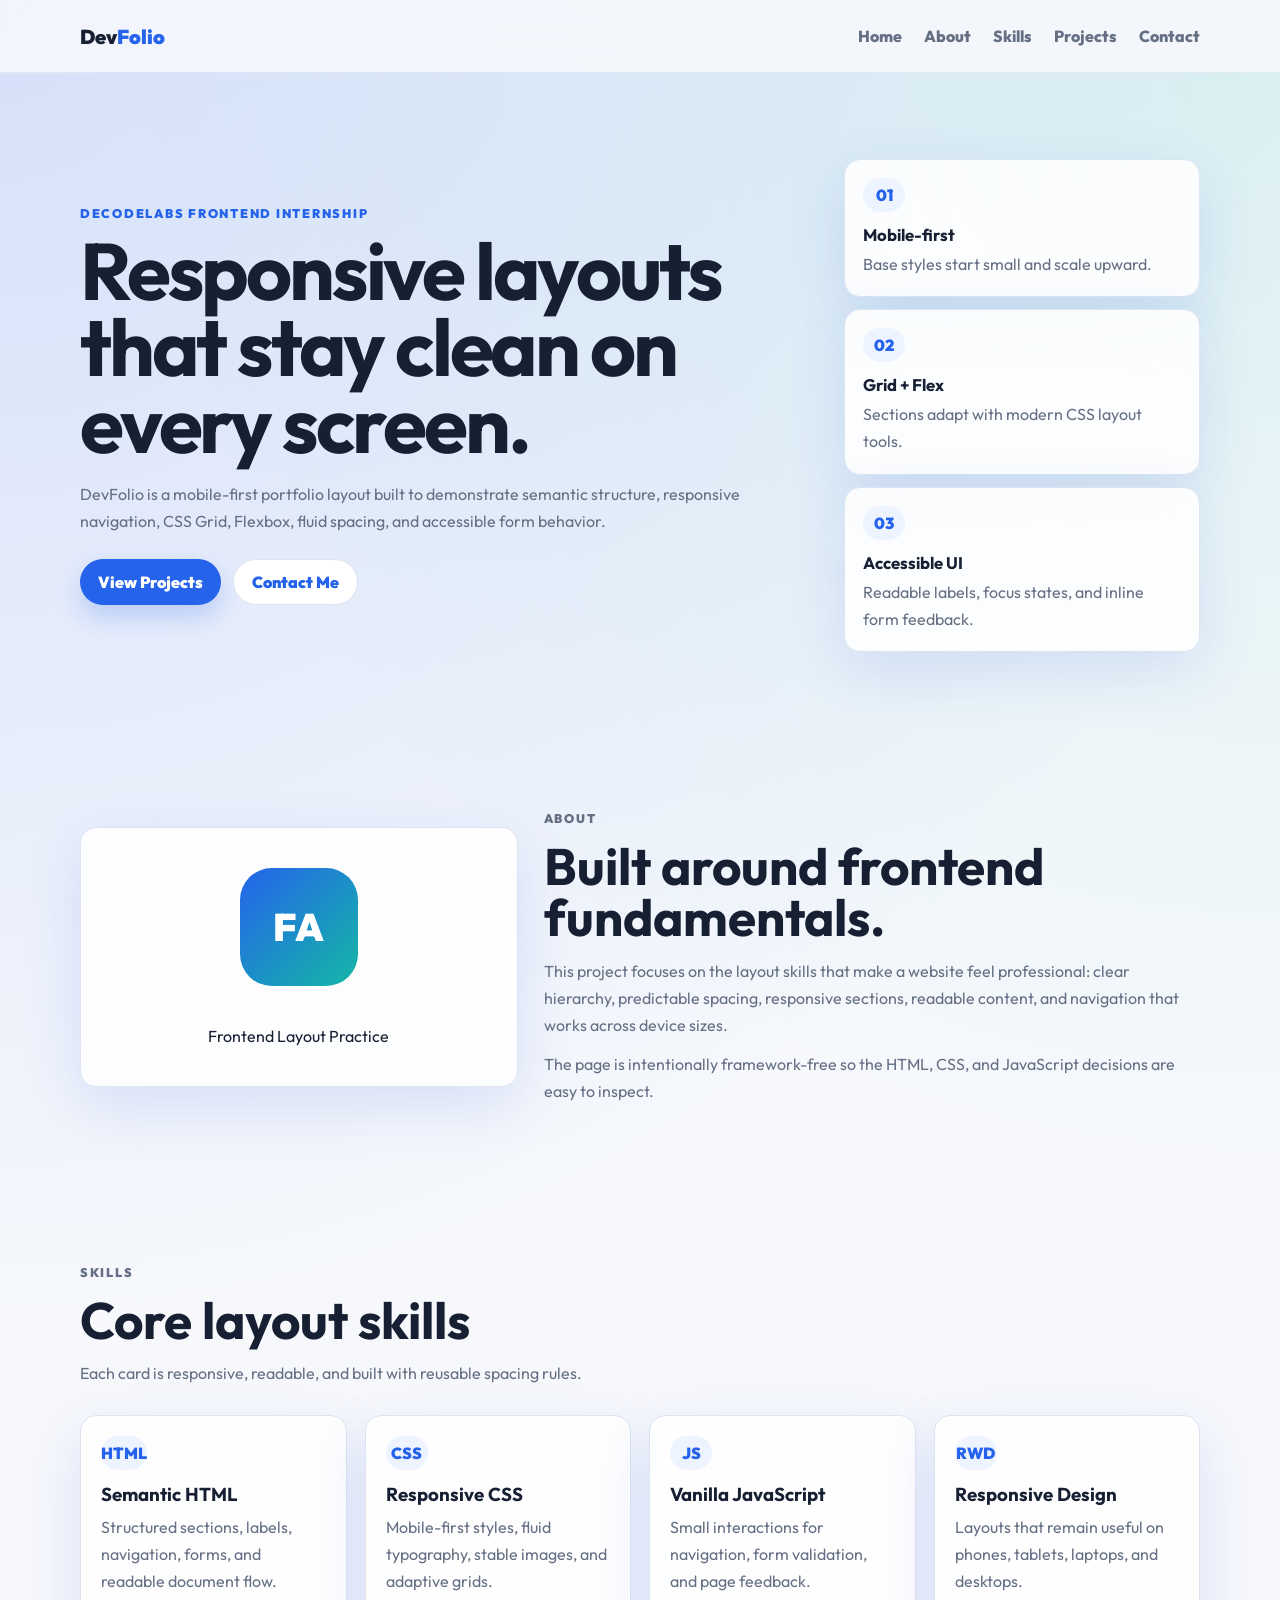
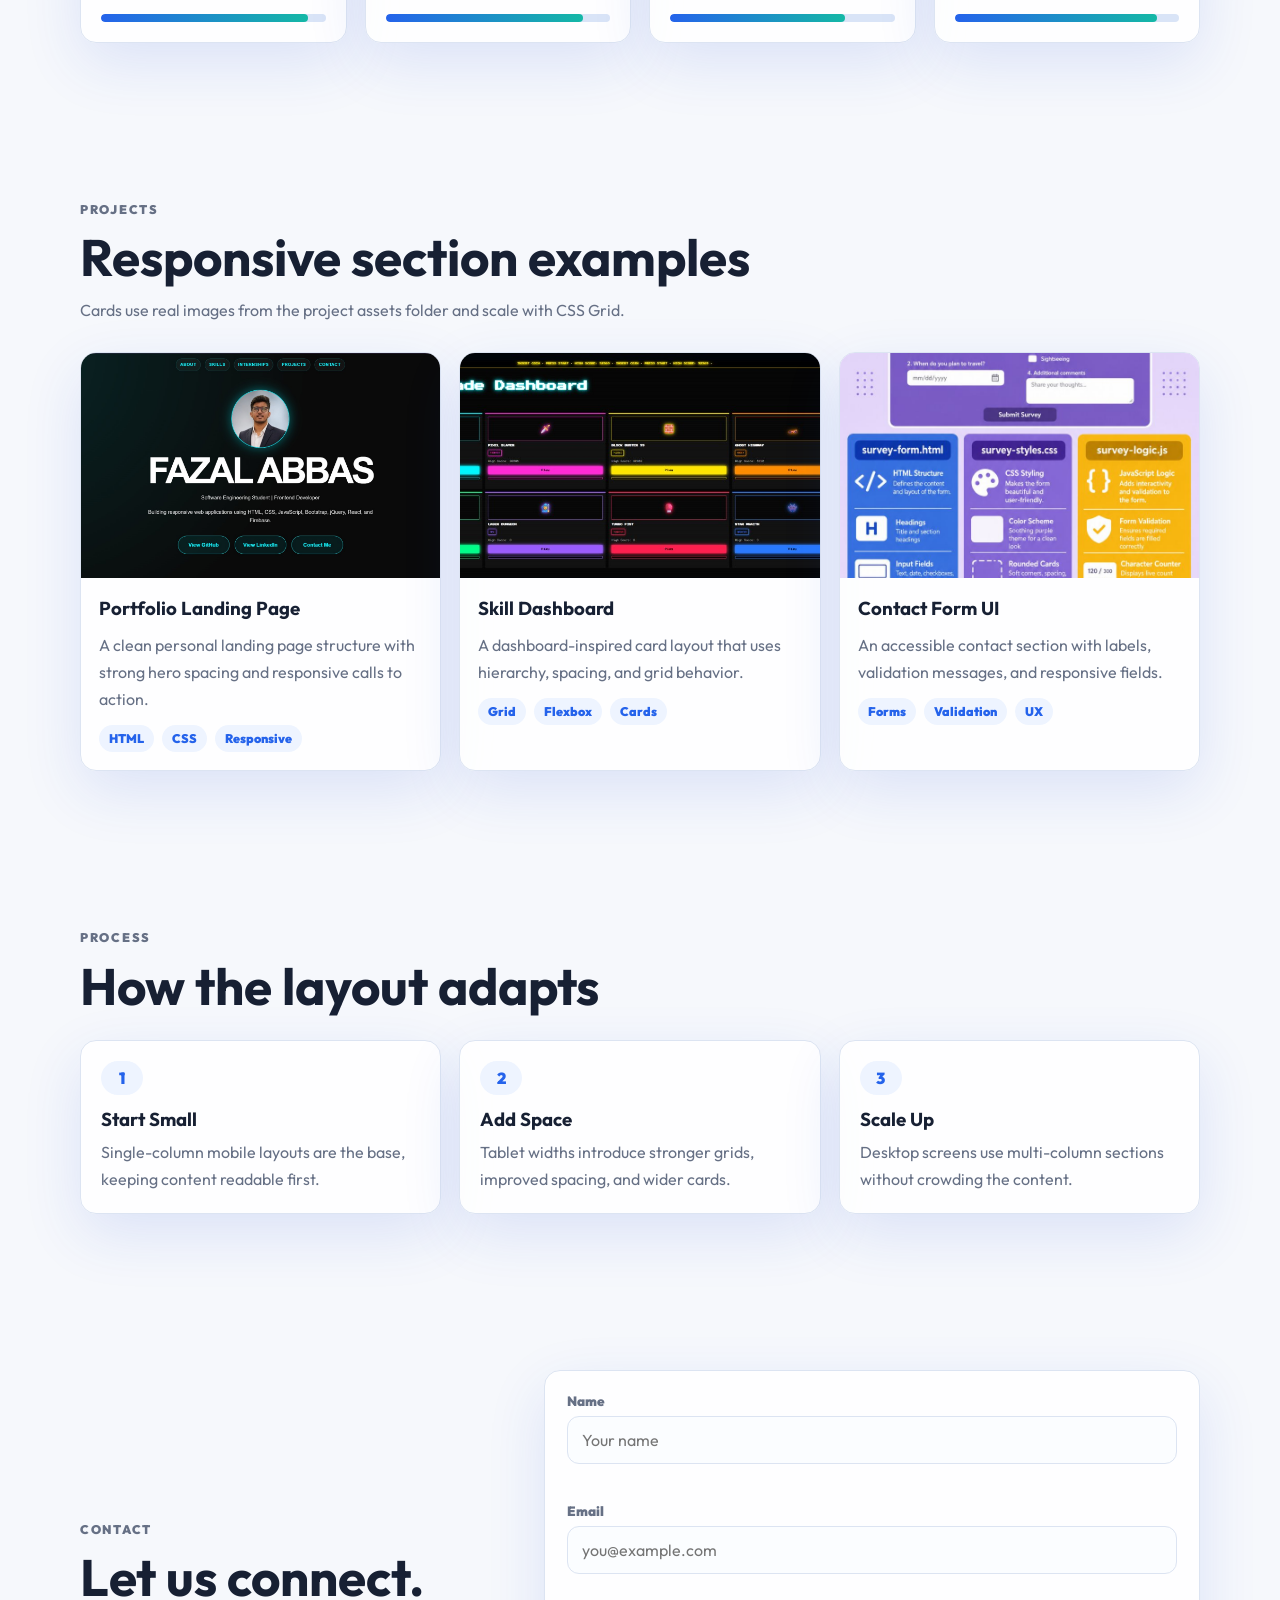
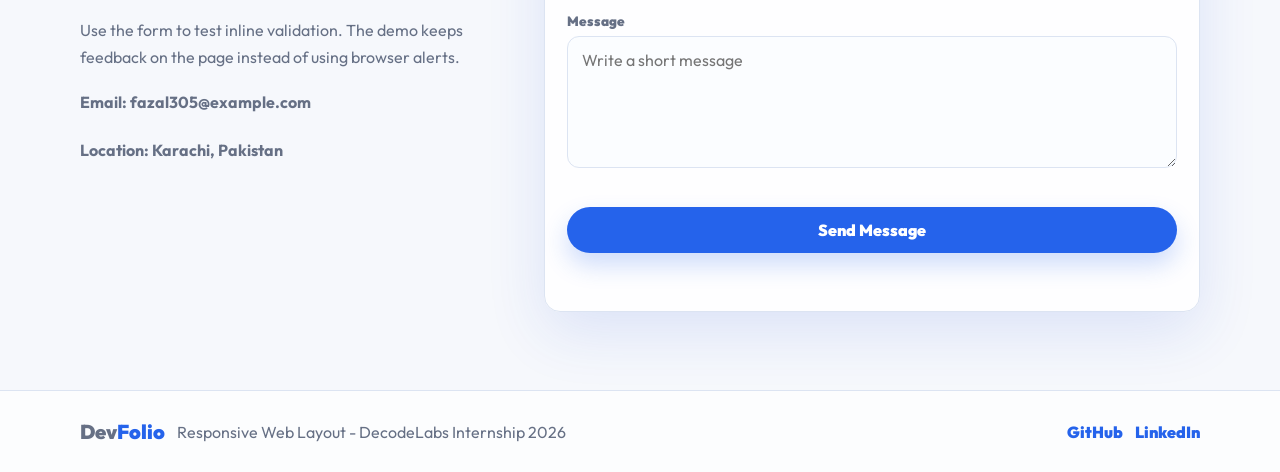
<file: index.html>
<!doctype html>
<html lang="en">
  <head>
    <meta charset="UTF-8" />
    <meta name="viewport" content="width=device-width, initial-scale=1" />
    <meta
      name="description"
      content="A clean mobile-first responsive portfolio layout built for DecodeLabs Frontend Development Internship Batch 2026 using HTML, CSS Grid, Flexbox, media queries, clamp(), and vanilla JavaScript."
    />
    <title>DecodeLabs Responsive Web Layout</title>
    <link rel="icon" type="image/svg+xml" href="assets/favicon.svg" />
    <link rel="canonical" href="https://fazal305.github.io/decodelabs-responsive-web-layout/" />

    <meta property="og:type" content="website" />
    <meta property="og:url" content="https://fazal305.github.io/decodelabs-responsive-web-layout/" />
    <meta property="og:title" content="DecodeLabs Responsive Web Layout" />
    <meta
      property="og:description"
      content="A clean mobile-first responsive portfolio layout built for DecodeLabs Frontend Development Internship Batch 2026 using HTML, CSS Grid, Flexbox, media queries, clamp(), and vanilla JavaScript."
    />

    <meta name="twitter:card" content="summary_large_image" />
    <meta name="twitter:title" content="DecodeLabs Responsive Web Layout" />
    <meta
      name="twitter:description"
      content="A clean mobile-first responsive portfolio layout built for DecodeLabs Frontend Development Internship Batch 2026 using HTML, CSS Grid, Flexbox, media queries, clamp(), and vanilla JavaScript."
    />

    <link rel="preconnect" href="https://fonts.googleapis.com" />
    <link rel="preconnect" href="https://fonts.gstatic.com" crossorigin />
    <link
      href="https://fonts.googleapis.com/css2?family=Outfit:wght@400;500;600;700;800&display=swap"
      rel="stylesheet"
    />
    <link rel="stylesheet" href="styles.css" />
  </head>
  <body>
    <header class="site-header">
      <nav class="navbar container" aria-label="Main navigation">
        <a href="#home" class="logo" aria-label="DevFolio home"
          >Dev<span>Folio</span></a
        >

        <button
          class="menu-toggle"
          id="menuToggle"
          type="button"
          aria-label="Open navigation"
          aria-expanded="false"
        >
          Menu
        </button>

        <ul class="desktop-nav">
          <li><a href="#home" class="nav-link">Home</a></li>
          <li><a href="#about" class="nav-link">About</a></li>
          <li><a href="#skills" class="nav-link">Skills</a></li>
          <li><a href="#projects" class="nav-link">Projects</a></li>
          <li><a href="#contact" class="nav-link">Contact</a></li>
        </ul>

        <div id="mobileNav" class="mobile-nav" hidden>
          <a href="#home" class="mobile-nav-link">Home</a>
          <a href="#about" class="mobile-nav-link">About</a>
          <a href="#skills" class="mobile-nav-link">Skills</a>
          <a href="#projects" class="mobile-nav-link">Projects</a>
          <a href="#contact" class="mobile-nav-link">Contact</a>
        </div>
      </nav>
    </header>

    <main>
      <section id="home" class="hero-section section-padding">
        <div class="container hero-grid">
          <div class="hero-content">
            <p class="eyebrow">DecodeLabs Frontend Internship</p>
            <h1>Responsive layouts that stay clean on every screen.</h1>
            <p class="hero-text">
              DevFolio is a mobile-first portfolio layout built to demonstrate
              semantic structure, responsive navigation, CSS Grid, Flexbox,
              fluid spacing, and accessible form behavior.
            </p>

            <div class="hero-actions">
              <a href="#projects" class="btn btn-primary">View Projects</a>
              <a href="#contact" class="btn btn-secondary">Contact Me</a>
            </div>
          </div>

          <div class="hero-panel" aria-label="Responsive layout summary">
            <div class="metric-card">
              <span>01</span>
              <strong>Mobile-first</strong>
              <p>Base styles start small and scale upward.</p>
            </div>
            <div class="metric-card">
              <span>02</span>
              <strong>Grid + Flex</strong>
              <p>Sections adapt with modern CSS layout tools.</p>
            </div>
            <div class="metric-card">
              <span>03</span>
              <strong>Accessible UI</strong>
              <p>Readable labels, focus states, and inline form feedback.</p>
            </div>
          </div>
        </div>
      </section>

      <section id="about" class="about-section section-padding">
        <div class="container about-grid">
          <div class="profile-card">
            <div class="profile-mark">FA</div>
            <p>Frontend Layout Practice</p>
          </div>

          <div class="section-content">
            <p class="eyebrow">About</p>
            <h2>Built around frontend fundamentals.</h2>
            <p>
              This project focuses on the layout skills that make a website feel
              professional: clear hierarchy, predictable spacing, responsive
              sections, readable content, and navigation that works across
              device sizes.
            </p>
            <p>
              The page is intentionally framework-free so the HTML, CSS, and
              JavaScript decisions are easy to inspect.
            </p>
          </div>
        </div>
      </section>

      <section id="skills" class="skills-section section-padding">
        <div class="container">
          <div class="section-heading">
            <p class="eyebrow">Skills</p>
            <h2>Core layout skills</h2>
            <p>
              Each card is responsive, readable, and built with reusable spacing
              rules.
            </p>
          </div>

          <div class="skills-grid">
            <article class="skill-card">
              <span class="skill-code">HTML</span>
              <h3>Semantic HTML</h3>
              <p>
                Structured sections, labels, navigation, forms, and readable
                document flow.
              </p>
              <div class="progress-track">
                <div class="progress-fill progress-html"></div>
              </div>
            </article>

            <article class="skill-card">
              <span class="skill-code">CSS</span>
              <h3>Responsive CSS</h3>
              <p>
                Mobile-first styles, fluid typography, stable images, and
                adaptive grids.
              </p>
              <div class="progress-track">
                <div class="progress-fill progress-css"></div>
              </div>
            </article>

            <article class="skill-card">
              <span class="skill-code">JS</span>
              <h3>Vanilla JavaScript</h3>
              <p>
                Small interactions for navigation, form validation, and page
                feedback.
              </p>
              <div class="progress-track">
                <div class="progress-fill progress-js"></div>
              </div>
            </article>

            <article class="skill-card">
              <span class="skill-code">RWD</span>
              <h3>Responsive Design</h3>
              <p>
                Layouts that remain useful on phones, tablets, laptops, and
                desktops.
              </p>
              <div class="progress-track">
                <div class="progress-fill progress-responsive"></div>
              </div>
            </article>
          </div>
        </div>
      </section>

      <section id="projects" class="projects-section section-padding">
        <div class="container">
          <div class="section-heading">
            <p class="eyebrow">Projects</p>
            <h2>Responsive section examples</h2>
            <p>
              Cards use real images from the project assets folder and scale
              with CSS Grid.
            </p>
          </div>

          <div class="projects-grid">
            <article class="project-card">
              <img
                src="assets/images/project-1.jpg"
                alt="Portfolio landing page preview"
                class="project-image"
              />
              <div class="project-body">
                <h3>Portfolio Landing Page</h3>
                <p>
                  A clean personal landing page structure with strong hero
                  spacing and responsive calls to action.
                </p>
                <div class="tag-list">
                  <span>HTML</span>
                  <span>CSS</span>
                  <span>Responsive</span>
                </div>
              </div>
            </article>

            <article class="project-card">
              <img
                src="assets/images/project-2.jpg"
                alt="Dashboard style card layout preview"
                class="project-image"
              />
              <div class="project-body">
                <h3>Skill Dashboard</h3>
                <p>
                  A dashboard-inspired card layout that uses hierarchy, spacing,
                  and grid behavior.
                </p>
                <div class="tag-list">
                  <span>Grid</span>
                  <span>Flexbox</span>
                  <span>Cards</span>
                </div>
              </div>
            </article>

            <article class="project-card">
              <img
                src="assets/images/project-3.jpg"
                alt="Contact form interface preview"
                class="project-image"
              />
              <div class="project-body">
                <h3>Contact Form UI</h3>
                <p>
                  An accessible contact section with labels, validation
                  messages, and responsive fields.
                </p>
                <div class="tag-list">
                  <span>Forms</span>
                  <span>Validation</span>
                  <span>UX</span>
                </div>
              </div>
            </article>
          </div>
        </div>
      </section>

      <section class="process-section section-padding">
        <div class="container">
          <div class="section-heading">
            <p class="eyebrow">Process</p>
            <h2>How the layout adapts</h2>
          </div>

          <div class="process-grid">
            <article>
              <span>1</span>
              <h3>Start Small</h3>
              <p>
                Single-column mobile layouts are the base, keeping content
                readable first.
              </p>
            </article>
            <article>
              <span>2</span>
              <h3>Add Space</h3>
              <p>
                Tablet widths introduce stronger grids, improved spacing, and
                wider cards.
              </p>
            </article>
            <article>
              <span>3</span>
              <h3>Scale Up</h3>
              <p>
                Desktop screens use multi-column sections without crowding the
                content.
              </p>
            </article>
          </div>
        </div>
      </section>

      <section id="contact" class="contact-section section-padding">
        <div class="container contact-grid">
          <div class="section-content">
            <p class="eyebrow">Contact</p>
            <h2>Let us connect.</h2>
            <p>
              Use the form to test inline validation. The demo keeps feedback on
              the page instead of using browser alerts.
            </p>

            <div class="contact-info">
              <p>Email: fazal305@example.com</p>
              <p>Location: Karachi, Pakistan</p>
            </div>
          </div>

          <form class="contact-form" id="contactForm" novalidate>
            <div class="form-group">
              <label for="name">Name</label>
              <input
                type="text"
                id="name"
                name="name"
                placeholder="Your name"
              />
              <small class="error-message" id="nameError"></small>
            </div>

            <div class="form-group">
              <label for="email">Email</label>
              <input
                type="email"
                id="email"
                name="email"
                placeholder="you@example.com"
              />
              <small class="error-message" id="emailError"></small>
            </div>

            <div class="form-group">
              <label for="message">Message</label>
              <textarea
                id="message"
                name="message"
                placeholder="Write a short message"
              ></textarea>
              <small class="error-message" id="messageError"></small>
            </div>

            <button type="submit" class="btn btn-primary">Send Message</button>
            <p class="success-message" id="successMessage"></p>
          </form>
        </div>
      </section>
    </main>

    <footer class="site-footer">
      <div class="container footer-content">
        <a href="#home" class="logo">Dev<span>Folio</span></a>
        <p>Responsive Web Layout - DecodeLabs Internship 2026</p>
        <div class="social-links">
          <a href="https://github.com/fazal305" target="_blank" rel="noreferrer"
            >GitHub</a
          >
          <a
            href="https://www.linkedin.com/in/fazal-abbas-4653dg86"
            target="_blank"
            rel="noreferrer"
            >LinkedIn</a
          >
        </div>
      </div>
    </footer>

    <script src="script.js"></script>
  </body>
</html>
</file>
<file: styles.css>
* {
  box-sizing: border-box;
  margin: 0;
  padding: 0;
}

:root {
  --page-bg: #f6f8fc;
  --surface: #ffffff;
  --surface-soft: #eef4ff;
  --text-main: #172033;
  --text-muted: #667085;
  --accent: #2563eb;
  --accent-dark: #1d4ed8;
  --border: #dce4f2;
  --shadow: 0 20px 60px rgba(29, 78, 216, 0.12);
  --radius: 16px;
}

html {
  scroll-behavior: smooth;
}

body {
  min-height: 100vh;
  color: var(--text-main);
  font-family: "Outfit", Arial, sans-serif;
  background:
    radial-gradient(
      circle at top left,
      rgba(37, 99, 235, 0.16),
      transparent 34%
    ),
    radial-gradient(
      circle at top right,
      rgba(20, 184, 166, 0.12),
      transparent 30%
    ),
    var(--page-bg);
}

img {
  max-width: 100%;
}

a {
  color: inherit;
  text-decoration: none;
}

button,
input,
textarea {
  font: inherit;
}

button {
  cursor: pointer;
}

.container {
  width: min(1120px, calc(100% - 32px));
  margin: 0 auto;
}

.section-padding {
  padding: 78px 0;
}

.site-header {
  position: sticky;
  top: 0;
  z-index: 20;
  border-bottom: 1px solid rgba(220, 228, 242, 0.8);
  background: rgba(246, 248, 252, 0.88);
  backdrop-filter: blur(16px);
}

.navbar {
  position: relative;
  display: flex;
  align-items: center;
  justify-content: space-between;
  min-height: 72px;
  gap: 18px;
}

.logo {
  font-size: 1.25rem;
  font-weight: 900;
}

.logo span {
  color: var(--accent);
}

.desktop-nav {
  display: none;
  align-items: center;
  gap: 22px;
  list-style: none;
}

.nav-link,
.mobile-nav-link {
  color: var(--text-muted);
  font-weight: 800;
  transition: color 0.2s ease;
}

.nav-link:hover,
.mobile-nav-link:hover {
  color: var(--accent);
}

.menu-toggle {
  border: 1px solid var(--border);
  border-radius: 999px;
  padding: 9px 14px;
  color: var(--accent);
  background: var(--surface);
  font-weight: 900;
}

.mobile-nav {
  position: absolute;
  left: 0;
  right: 0;
  top: calc(100% + 8px);
  display: grid;
  gap: 8px;
  padding: 14px;
  border: 1px solid var(--border);
  border-radius: var(--radius);
  background: var(--surface);
  box-shadow: var(--shadow);
}

.mobile-nav-link {
  padding: 12px;
  border-radius: 12px;
  background: var(--surface-soft);
}

.eyebrow {
  margin-bottom: 12px;
  color: var(--accent);
  font-size: 0.78rem;
  font-weight: 900;
  letter-spacing: 0.14em;
  text-transform: uppercase;
}

.hero-grid,
.about-grid,
.contact-grid {
  display: grid;
  gap: 26px;
}

.hero-section {
  padding-top: 86px;
}

.hero-content h1 {
  max-width: 820px;
  margin-bottom: 18px;
  font-size: clamp(2.55rem, 8vw, 5rem);
  line-height: 0.96;
  letter-spacing: -0.04em;
}

.hero-text,
.section-content p,
.section-heading p,
.metric-card p,
.skill-card p,
.project-card p,
.process-grid p {
  color: var(--text-muted);
  line-height: 1.7;
}

.hero-actions {
  display: flex;
  flex-wrap: wrap;
  gap: 12px;
  margin-top: 24px;
}

.btn {
  display: inline-flex;
  align-items: center;
  justify-content: center;
  min-height: 46px;
  border: 0;
  border-radius: 999px;
  padding: 12px 18px;
  font-weight: 900;
}

.btn-primary {
  color: #ffffff;
  background: var(--accent);
  box-shadow: 0 12px 24px rgba(37, 99, 235, 0.22);
}

.btn-primary:hover {
  background: var(--accent-dark);
}

.btn-secondary {
  color: var(--accent);
  background: var(--surface);
  border: 1px solid var(--border);
}

.hero-panel {
  display: grid;
  gap: 12px;
}

.metric-card,
.profile-card,
.skill-card,
.project-card,
.process-grid article,
.contact-form {
  border: 1px solid var(--border);
  border-radius: var(--radius);
  background: rgba(255, 255, 255, 0.88);
  box-shadow: var(--shadow);
}

.metric-card {
  padding: 18px;
}

.metric-card span,
.process-grid span,
.skill-code {
  display: inline-grid;
  place-items: center;
  width: fit-content;
  min-width: 42px;
  height: 34px;
  margin-bottom: 12px;
  border-radius: 999px;
  color: var(--accent);
  background: var(--surface-soft);
  font-weight: 900;
}

.metric-card strong {
  display: block;
  margin-bottom: 6px;
  font-size: 1.05rem;
}

.profile-card {
  display: grid;
  place-items: center;
  min-height: 260px;
  padding: 28px;
  text-align: center;
}

.profile-mark {
  display: grid;
  place-items: center;
  width: 118px;
  height: 118px;
  margin-bottom: 16px;
  border-radius: 32px;
  color: #ffffff;
  background: linear-gradient(135deg, var(--accent), #14b8a6);
  font-size: 2.4rem;
  font-weight: 900;
}

.section-content h2,
.section-heading h2 {
  margin-bottom: 14px;
  font-size: clamp(2rem, 5vw, 3.2rem);
  line-height: 1;
}

.section-content p + p {
  margin-top: 12px;
}

.section-heading {
  max-width: 720px;
  margin-bottom: 28px;
}

.skills-grid,
.projects-grid,
.process-grid {
  display: grid;
  gap: 18px;
}

.skill-card {
  padding: 20px;
}

.skill-card h3 {
  margin-bottom: 8px;
}

.progress-track {
  height: 8px;
  margin-top: 18px;
  overflow: hidden;
  border-radius: 999px;
  background: #d9e4f7;
}

.progress-fill {
  height: 100%;
  border-radius: inherit;
  background: linear-gradient(90deg, var(--accent), #14b8a6);
}

.progress-html {
  width: 92%;
}

.progress-css {
  width: 88%;
}

.progress-js {
  width: 78%;
}

.progress-responsive {
  width: 90%;
}

.project-card {
  overflow: hidden;
}

.project-image {
  width: 100%;
  aspect-ratio: 16 / 10;
  display: block;
  object-fit: cover;
}

.project-body {
  display: grid;
  gap: 12px;
  padding: 18px;
}

.tag-list {
  display: flex;
  flex-wrap: wrap;
  gap: 8px;
}

.tag-list span {
  border-radius: 999px;
  padding: 6px 10px;
  color: var(--accent);
  background: var(--surface-soft);
  font-size: 0.78rem;
  font-weight: 900;
}

.process-grid article {
  padding: 20px;
}

.process-grid h3 {
  margin-bottom: 8px;
}

.contact-info {
  display: grid;
  gap: 8px;
  margin-top: 18px;
  color: var(--text-muted);
  font-weight: 700;
}

.contact-form {
  display: grid;
  gap: 14px;
  padding: 22px;
}

.form-group {
  display: grid;
  gap: 7px;
}

label {
  color: var(--text-muted);
  font-size: 0.84rem;
  font-weight: 900;
}

input,
textarea {
  width: 100%;
  border: 1px solid var(--border);
  border-radius: 12px;
  padding: 13px 14px;
  outline: none;
  color: var(--text-main);
  background: #fbfdff;
}

textarea {
  min-height: 132px;
  resize: vertical;
}

input:focus,
textarea:focus {
  border-color: var(--accent);
  box-shadow: 0 0 0 4px rgba(37, 99, 235, 0.1);
}

.error-message {
  min-height: 18px;
  color: #dc2626;
  font-size: 0.8rem;
  font-weight: 800;
}

.success-message {
  min-height: 22px;
  color: #0f9f6e;
  font-weight: 900;
}

.site-footer {
  border-top: 1px solid var(--border);
  padding: 28px 0;
  background: rgba(255, 255, 255, 0.7);
}

.footer-content {
  display: grid;
  gap: 12px;
  color: var(--text-muted);
}

.social-links {
  display: flex;
  gap: 12px;
  flex-wrap: wrap;
  font-weight: 900;
  color: var(--accent);
}

@media (min-width: 720px) {
  .desktop-nav {
    display: flex;
  }

  .menu-toggle,
  .mobile-nav {
    display: none;
  }

  .hero-grid {
    grid-template-columns: minmax(0, 1.35fr) minmax(280px, 0.65fr);
    align-items: center;
  }

  .about-grid,
  .contact-grid {
    grid-template-columns: 0.8fr 1.2fr;
    align-items: center;
  }

  .skills-grid,
  .process-grid {
    grid-template-columns: repeat(2, minmax(0, 1fr));
  }

  .projects-grid {
    grid-template-columns: repeat(3, minmax(0, 1fr));
  }

  .footer-content {
    grid-template-columns: auto 1fr auto;
    align-items: center;
  }
}

@media (min-width: 1024px) {
  .skills-grid {
    grid-template-columns: repeat(4, minmax(0, 1fr));
  }

  .process-grid {
    grid-template-columns: repeat(3, minmax(0, 1fr));
  }
}

@media (max-width: 520px) {
  .container {
    width: min(100% - 24px, 1120px);
  }

  .section-padding {
    padding: 58px 0;
  }

  .hero-section {
    padding-top: 62px;
  }

  .hero-actions .btn,
  .contact-form .btn {
    width: 100%;
  }
}
</file>
